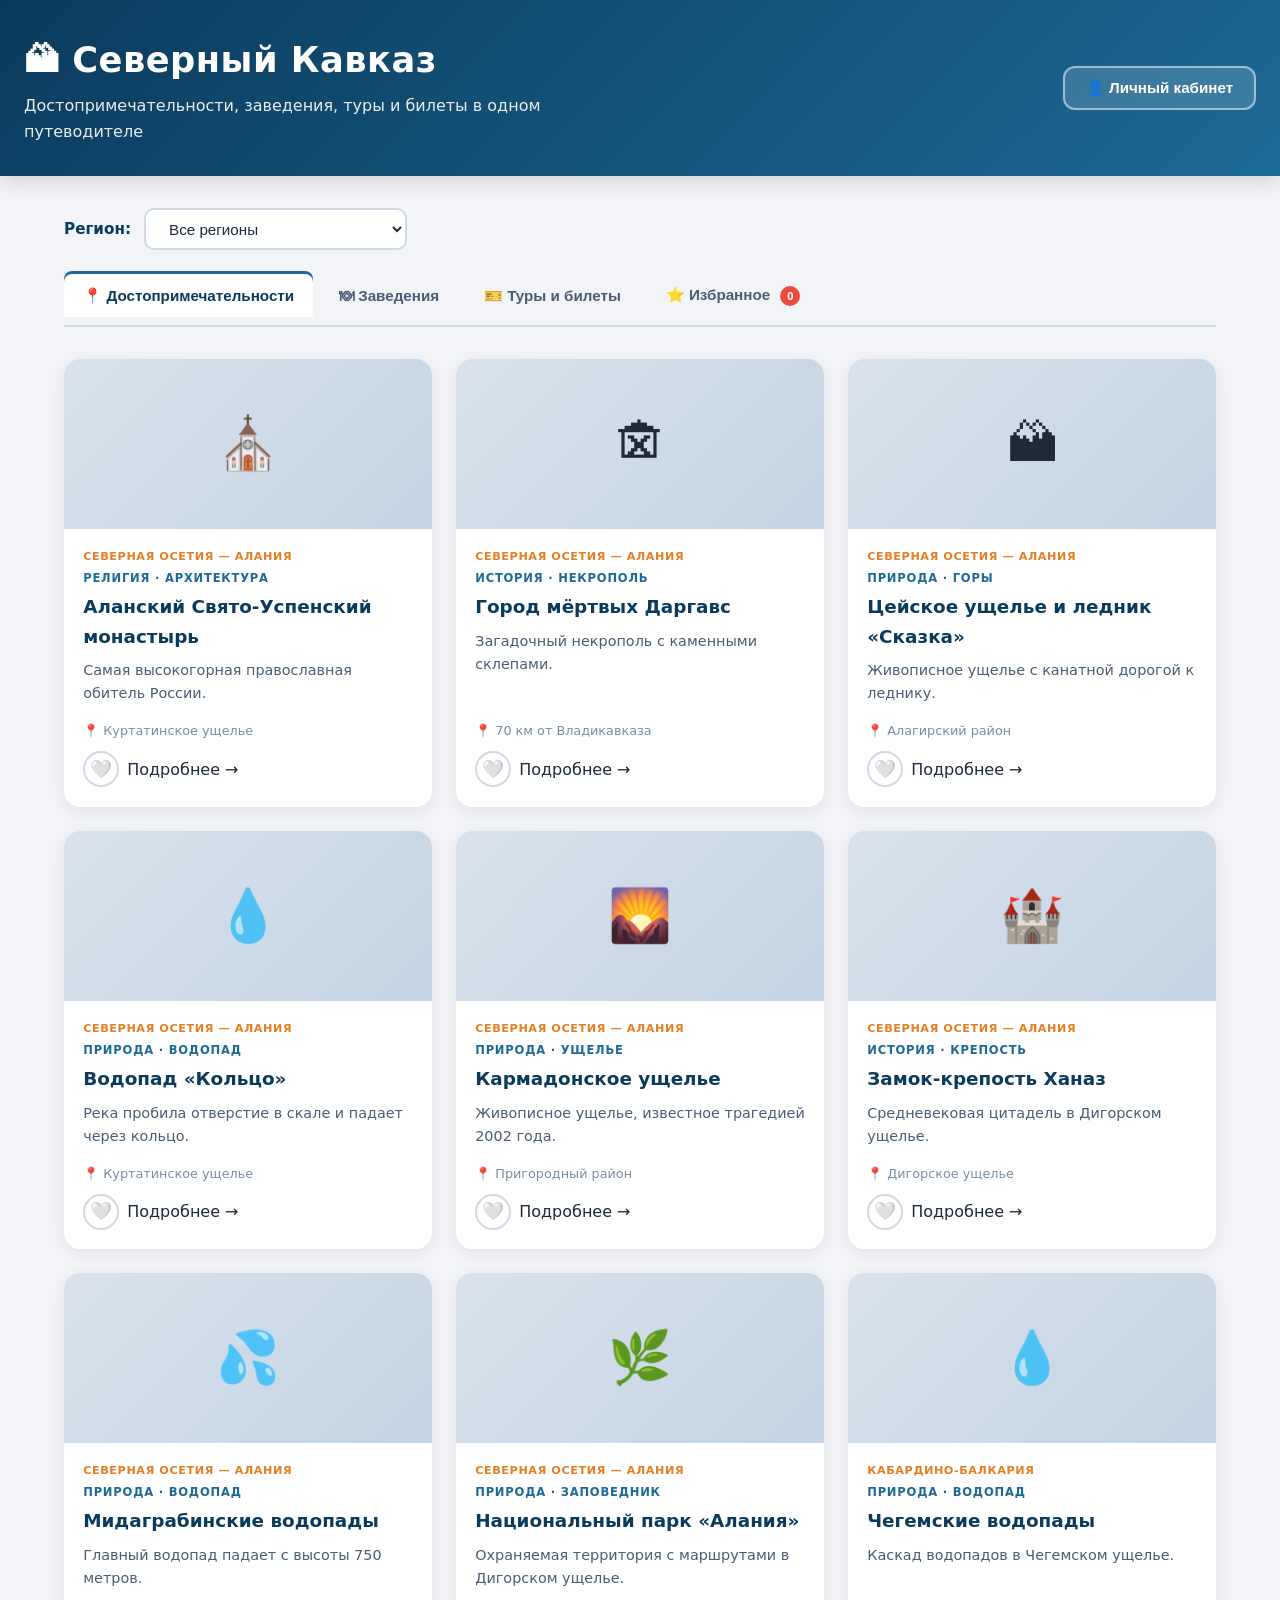
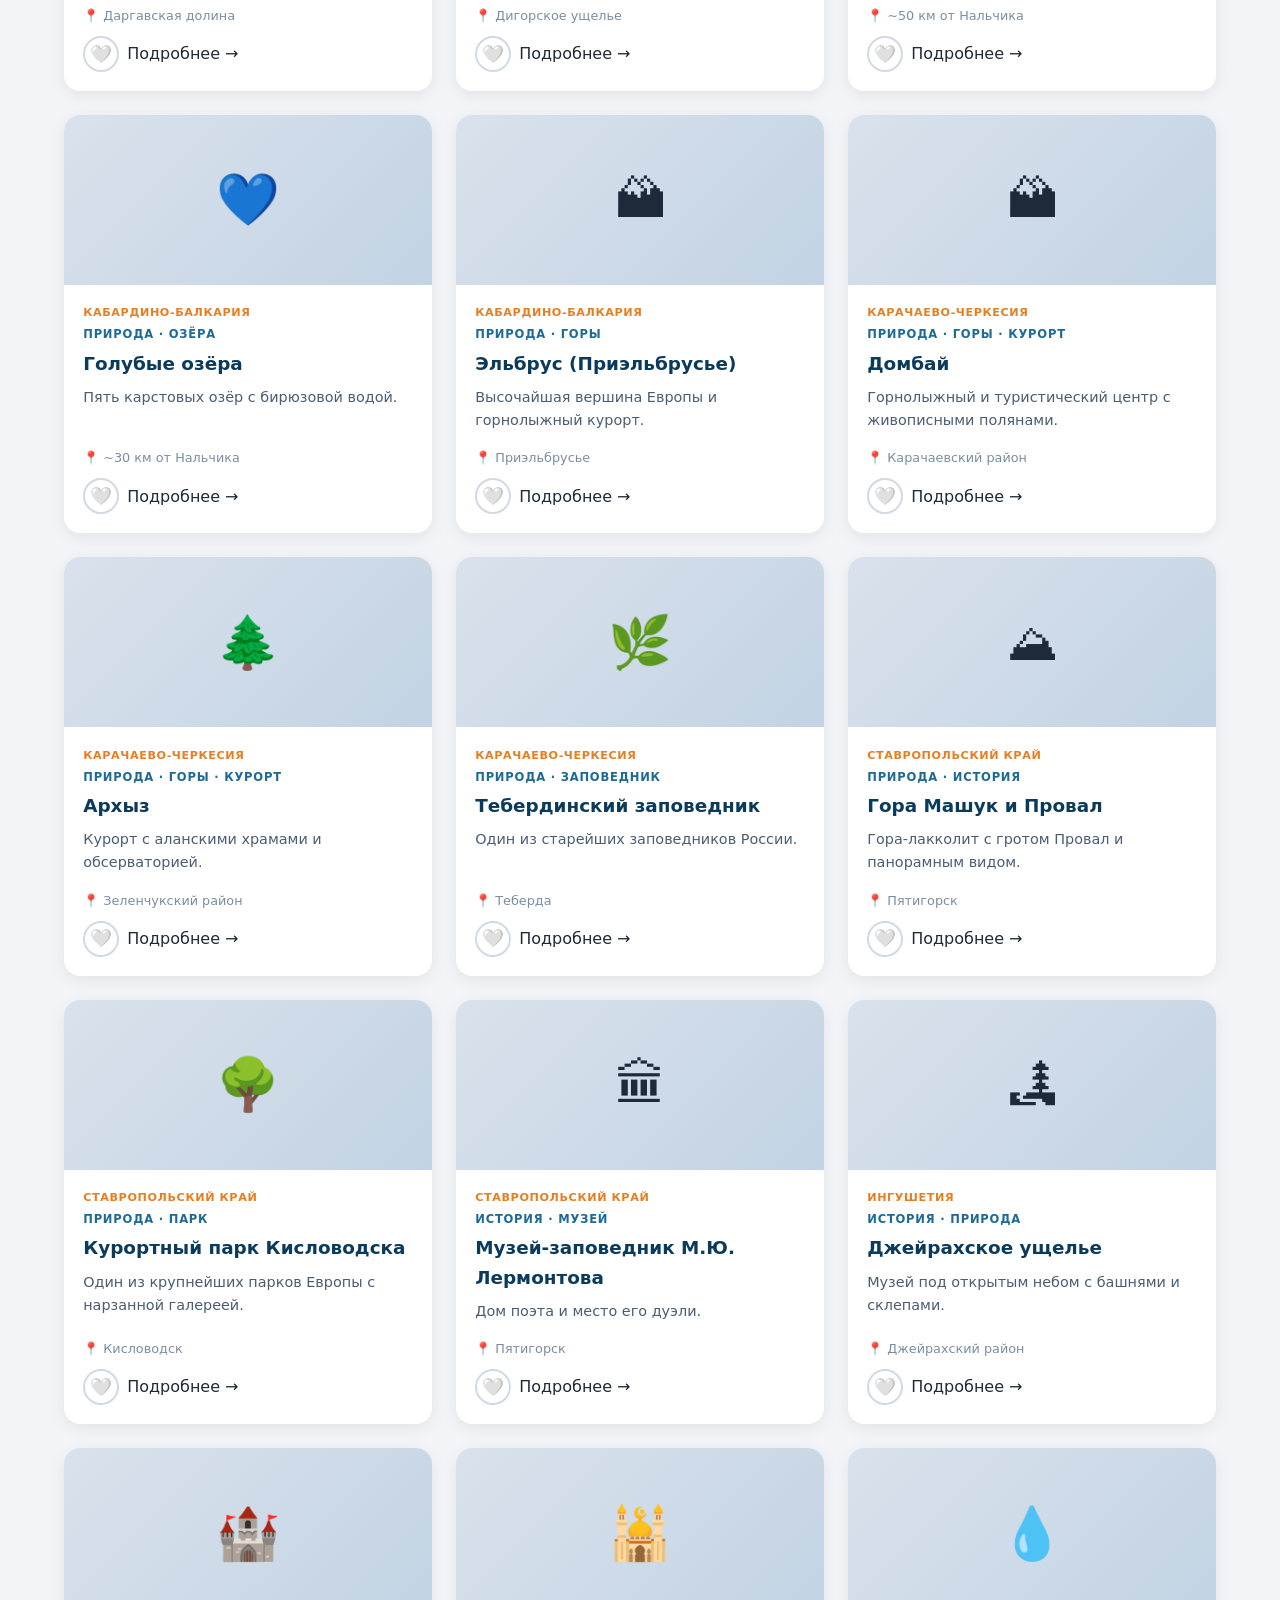
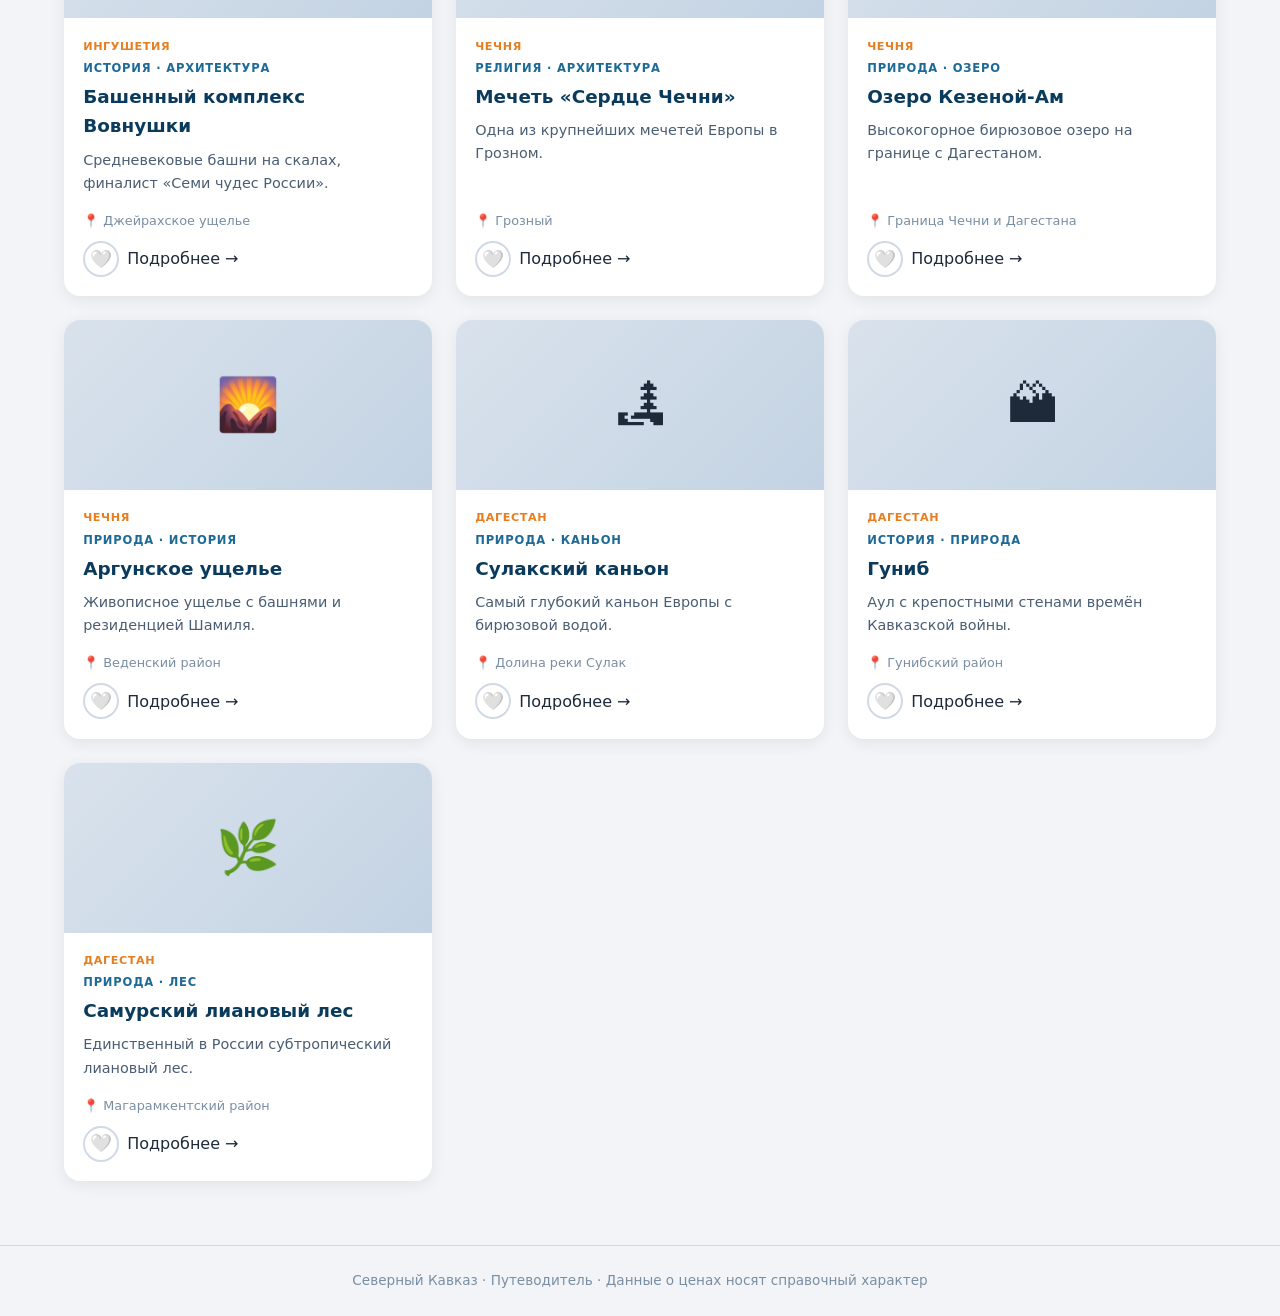
<file: index.html>
<!DOCTYPE html>
<html lang="ru">
<head>
  <meta charset="UTF-8">
  <meta name="viewport" content="width=device-width, initial-scale=1.0">
  <title>Северный Кавказ | Путеводитель</title>
  <link rel="stylesheet" href="style.css">
</head>
<body>

  <header class="site-header">
    <div class="header-inner" onclick="location.hash = ''">
      <h1>🏔 Северный Кавказ</h1>
      <p>Достопримечательности, заведения, туры и билеты в одном путеводителе</p>
    </div>
    <button class="account-btn" id="accountBtn">👤 Личный кабинет</button>
  </header>

  <!-- ======================= СПИСОК ======================= -->
  <div class="container" id="mainView">

    <div class="region-filter">
      <label for="regionSelect">Регион:</label>
      <select id="regionSelect">
        <option value="all">Все регионы</option>
        <option value="rso">Северная Осетия — Алания</option>
        <option value="kbr">Кабардино-Балкария</option>
        <option value="kchr">Карачаево-Черкесия</option>
        <option value="stav">Ставропольский край</option>
        <option value="ing">Ингушетия</option>
        <option value="che">Чечня</option>
        <option value="dag">Дагестан</option>
      </select>
    </div>

    <div class="tabs" role="tablist">
      <button class="tab-btn active" data-tab="attractions" role="tab">📍 Достопримечательности</button>
      <button class="tab-btn" data-tab="places" role="tab">🍽 Заведения</button>
      <button class="tab-btn" data-tab="tours" role="tab">🎫 Туры и билеты</button>
      <button class="tab-btn" data-tab="favorites" role="tab">
        ⭐ Избранное <span class="badge" id="favCount">0</span>
      </button>
    </div>

    <div class="tab-panel active" id="panel-attractions">
      <div class="cards-grid" id="attractionsGrid"></div>
    </div>

    <div class="tab-panel" id="panel-places">
      <div class="cards-grid" id="placesGrid"></div>
    </div>

    <div class="tab-panel" id="panel-tours">
      <div class="cards-grid" id="toursGrid"></div>
    </div>

    <div class="tab-panel" id="panel-favorites">
      <div class="cards-grid" id="favoritesGrid">
        <div class="empty-state" id="favEmpty">
          <span class="icon">💫</span>
          Пока ничего не добавлено в избранное.<br>
          Нажмите на сердечко у любого места, чтобы сохранить его здесь.
        </div>
      </div>
    </div>
  </div>

  <!-- ======================= ДЕТАЛЬНАЯ СТРАНИЦА ======================= -->
  <div class="container detail-page" id="detailView"></div>

  <!-- ======================= ЛИЧНЫЙ КАБИНЕТ ======================= -->
  <div class="container account-page" id="accountView">
    <button class="back-btn" id="accountBack">← На главную</button>
    <div id="accountContent"></div>
  </div>

  <!-- ======================= МОДАЛЬНОЕ ОКНО ЗАКАЗА ======================= -->
  <div class="modal-overlay" id="orderModal">
    <div class="modal">
      <button class="modal-close" id="modalClose">✕</button>
      <h2 id="modalTitle">Оформление заказа</h2>
      <div id="modalBody"></div>
    </div>
  </div>

  <footer>
    Северный Кавказ · Путеводитель · Данные о ценах носят справочный характер
  </footer>

  <script src="script.js"></script>
</body>
</html>
</file>
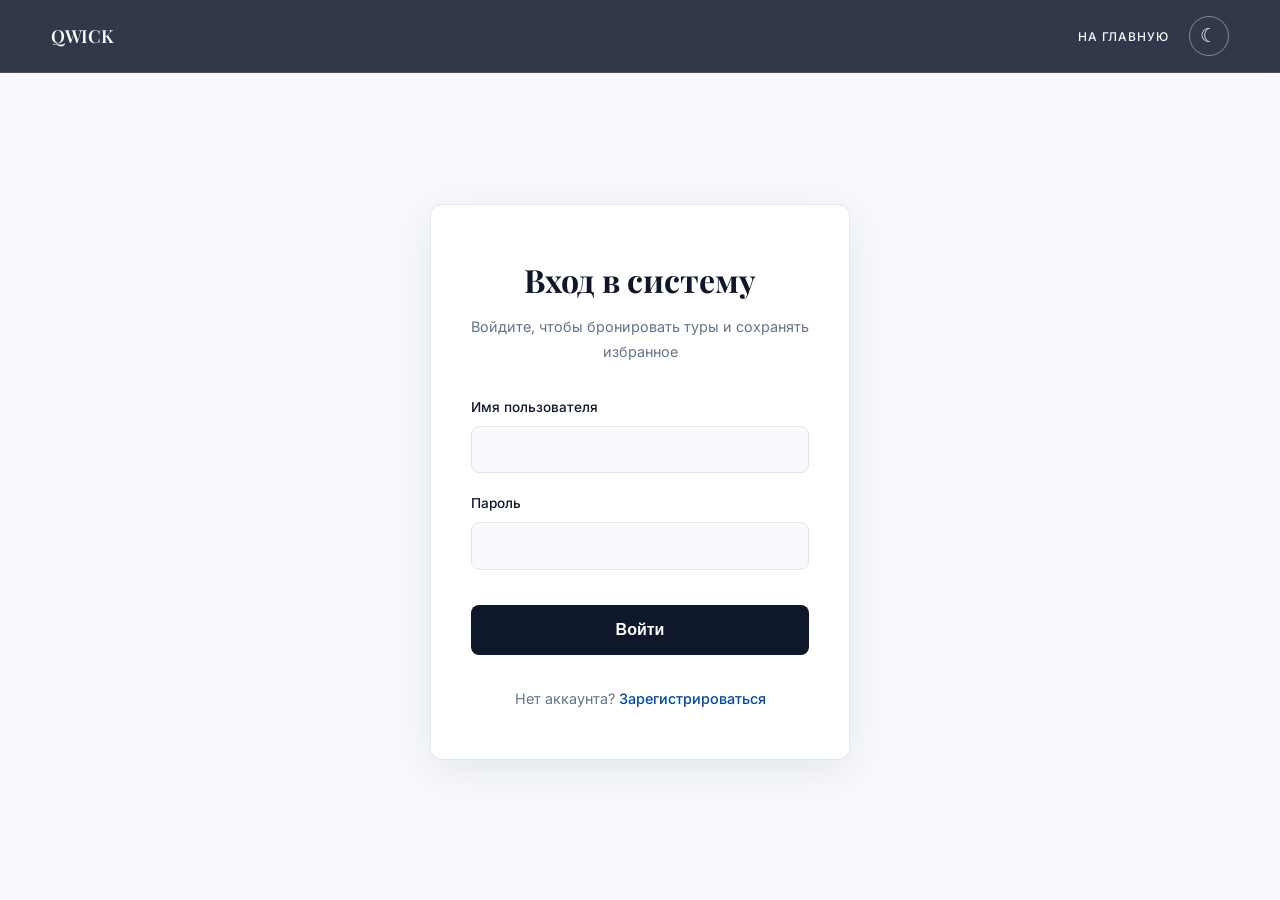
<file: frontend/login.html>
<!doctype html>
<html lang="ru">
  <head>
    <meta charset="UTF-8" />
    <meta name="viewport" content="width=device-width, initial-scale=1.0" />
    <script src="js/theme.js"></script>
    <title>Вход | Северный Кавказ</title>
    <link rel="preconnect" href="https://fonts.googleapis.com" />
    <link rel="preconnect" href="https://fonts.gstatic.com" crossorigin />
    <link
      href="https://fonts.googleapis.com/css2?family=Inter:wght@300;400;500;600&family=Playfair+Display:wght@400;600&display=swap"
      rel="stylesheet"
    />
    <link rel="stylesheet" href="css/common.css" />
    <link rel="stylesheet" href="css/auth.css" />
    <link rel="stylesheet" href="css/theme.css" />
  </head>
  <body>
    <nav class="nav-bar scrolled auth-nav">
      <a href="/" class="nav-logo">QWICK</a>
      <ul class="nav-links nav-links--simple">
        <li><a href="/">На главную</a></li>
      </ul>

      <button
        class="theme-toggle"
        type="button"
        data-theme-toggle
        aria-label="Включить тёмную тему"
        aria-pressed="false"
        title="Тёмная тема"
      >
        <span class="theme-toggle__icon" aria-hidden="true">☾</span>
      </button>
    </nav>

    <div class="auth-container">
      <div class="auth-card">
        <h1 class="auth-title">Вход в систему</h1>
        <p class="auth-subtitle">
          Войдите, чтобы бронировать туры и сохранять избранное
        </p>

        <form id="loginForm" class="auth-form">
          <div class="form-group">
            <label for="username">Имя пользователя</label>
            <input type="text" id="username" required autocomplete="username" />
          </div>
          <div class="form-group">
            <label for="password">Пароль</label>
            <input
              type="password"
              id="password"
              required
              autocomplete="current-password"
            />
          </div>
          <p id="errorMsg" class="auth-error"></p>
          <button type="submit" class="auth-btn">Войти</button>
        </form>

        <p class="auth-switch">
          Нет аккаунта? <a href="/register.html">Зарегистрироваться</a>
        </p>
      </div>
    </div>

    <script src="js/api.js"></script>
    <script src="js/login.js"></script>
  </body>
</html>
</file>
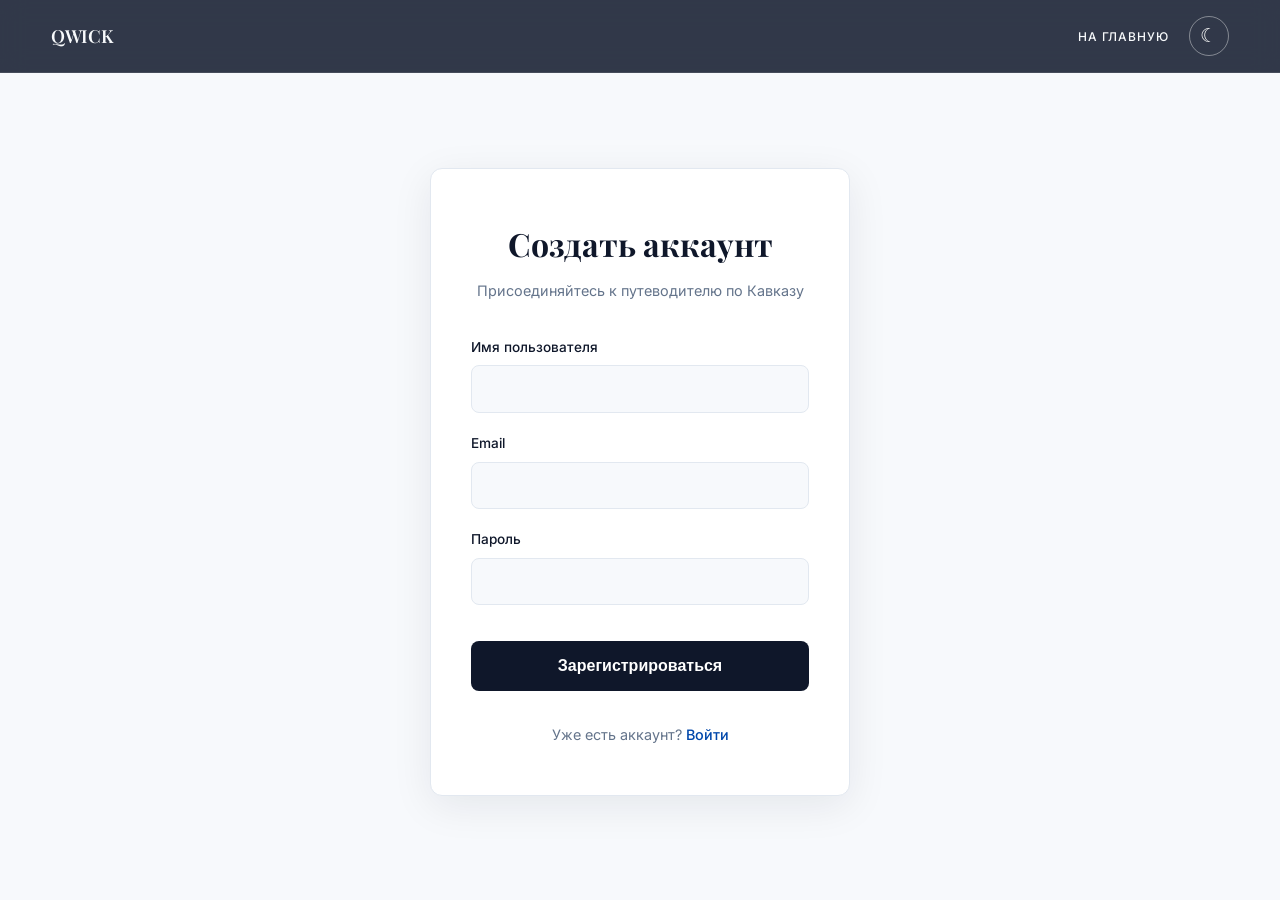
<file: frontend/register.html>
<!doctype html>
<html lang="ru">
  <head>
    <meta charset="UTF-8" />
    <meta name="viewport" content="width=device-width, initial-scale=1.0" />
    <script src="js/theme.js"></script>
    <title>Регистрация | Северный Кавказ</title>
    <link rel="preconnect" href="https://fonts.googleapis.com" />
    <link rel="preconnect" href="https://fonts.gstatic.com" crossorigin />
    <link
      href="https://fonts.googleapis.com/css2?family=Inter:wght@300;400;500;600&family=Playfair+Display:wght@400;600&display=swap"
      rel="stylesheet"
    />
    <link rel="stylesheet" href="css/common.css" />
    <link rel="stylesheet" href="css/auth.css" />
    <link rel="stylesheet" href="css/theme.css" />
  </head>
  <body>
    <nav class="nav-bar scrolled auth-nav">
      <a href="/" class="nav-logo">QWICK</a>
      <ul class="nav-links nav-links--simple">
        <li><a href="/">На главную</a></li>
      </ul>

      <button
        class="theme-toggle"
        type="button"
        data-theme-toggle
        aria-label="Включить тёмную тему"
        aria-pressed="false"
        title="Тёмная тема"
      >
        <span class="theme-toggle__icon" aria-hidden="true">☾</span>
      </button>
    </nav>

    <div class="auth-container">
      <div class="auth-card">
        <h1 class="auth-title">Создать аккаунт</h1>
        <p class="auth-subtitle">Присоединяйтесь к путеводителю по Кавказу</p>

        <form id="registerForm" class="auth-form">
          <div class="form-group">
            <label for="username">Имя пользователя</label>
            <input type="text" id="username" required autocomplete="username" />
          </div>
          <div class="form-group">
            <label for="email">Email</label>
            <input type="email" id="email" required autocomplete="email" />
          </div>
          <div class="form-group">
            <label for="password">Пароль</label>
            <input
              type="password"
              id="password"
              required
              autocomplete="new-password"
            />
          </div>
          <p id="errorMsg" class="auth-error"></p>
          <button type="submit" class="auth-btn">Зарегистрироваться</button>
        </form>

        <p class="auth-switch">
          Уже есть аккаунт? <a href="/login.html">Войти</a>
        </p>
      </div>
    </div>

    <script src="js/api.js"></script>
    <script src="js/register.js"></script>
  </body>
</html>
</file>
<file: style.css>
* { margin: 0; padding: 0; box-sizing: border-box; }

body {
  font-family: 'Segoe UI', Roboto, system-ui, sans-serif;
  background: #f2f4f8;
  color: #1e2a3a;
  line-height: 1.6;
}

/* ==================== ШАПКА ==================== */
header.site-header {
  background: linear-gradient(135deg, #0b3b5c 0%, #1d6a96 100%);
  color: #fff;
  padding: 2rem 1.5rem;
  box-shadow: 0 4px 20px rgba(0, 0, 0, 0.15);
  position: relative;
  display: flex;
  align-items: center;
  justify-content: space-between;
  gap: 1rem;
  flex-wrap: wrap;
}
.header-inner { cursor: pointer; transition: filter 0.2s; flex: 1; }
.header-inner:hover { filter: brightness(1.1); }
header.site-header h1 { font-size: 2.2rem; letter-spacing: 0.5px; margin-bottom: 0.3rem; }
header.site-header p { font-size: 1rem; opacity: 0.9; max-width: 600px; }

.account-btn {
  background: rgba(255, 255, 255, 0.15);
  border: 2px solid rgba(255, 255, 255, 0.5);
  color: #fff;
  padding: 0.7rem 1.3rem;
  border-radius: 12px;
  font-size: 0.95rem;
  font-weight: 600;
  cursor: pointer;
  transition: all 0.2s;
  white-space: nowrap;
}
.account-btn:hover { background: rgba(255, 255, 255, 0.3); }

/* ==================== КОНТЕЙНЕР ==================== */
.container {
  max-width: 1200px;
  margin: 0 auto;
  padding: 2rem 1.5rem 4rem;
}

/* ==================== ФИЛЬТР ==================== */
.region-filter {
  display: flex;
  align-items: center;
  gap: 0.8rem;
  margin-bottom: 1.5rem;
  flex-wrap: wrap;
}
.region-filter label { font-weight: 600; color: #0b3b5c; font-size: 0.95rem; }
.region-filter select {
  padding: 0.6rem 1.2rem;
  border: 2px solid #d0dae6;
  border-radius: 10px;
  background: #fff;
  font-size: 0.95rem;
  color: #1e2a3a;
  cursor: pointer;
  outline: none;
  min-width: 260px;
}
.region-filter select:focus { border-color: #1d6a96; }

/* ==================== ВКЛАДКИ ==================== */
.tabs {
  display: flex;
  gap: 0.4rem;
  flex-wrap: wrap;
  margin-bottom: 2rem;
  border-bottom: 2px solid #d0dae6;
  padding-bottom: 0.5rem;
}
.tab-btn {
  background: transparent;
  border: none;
  padding: 0.7rem 1.2rem;
  font-size: 0.95rem;
  font-weight: 600;
  color: #4a5d73;
  cursor: pointer;
  border-radius: 8px 8px 0 0;
  transition: all 0.2s;
}
.tab-btn:hover { background: #e2eaf3; color: #0b3b5c; }
.tab-btn.active { background: #fff; color: #0b3b5c; box-shadow: 0 -3px 0 #1d6a96; }
.tab-btn .badge {
  display: inline-block;
  background: #e74c3c;
  color: #fff;
  font-size: 0.7rem;
  font-weight: 700;
  min-width: 20px;
  height: 20px;
  line-height: 20px;
  text-align: center;
  border-radius: 10px;
  margin-left: 6px;
  padding: 0 5px;
  vertical-align: middle;
}
.tab-panel { display: none; }
.tab-panel.active { display: block; }

/* ==================== КАРТОЧКИ ==================== */
.cards-grid {
  display: grid;
  grid-template-columns: repeat(auto-fill, minmax(300px, 1fr));
  gap: 1.5rem;
}
.card {
  background: #fff;
  border-radius: 16px;
  overflow: hidden;
  box-shadow: 0 4px 16px rgba(0, 0, 0, 0.07);
  transition: transform 0.2s, box-shadow 0.2s;
  display: flex;
  flex-direction: column;
  position: relative;
  cursor: pointer;
}
.card:hover { transform: translateY(-4px); box-shadow: 0 8px 28px rgba(0, 0, 0, 0.12); }
.card-img {
  height: 170px;
  background: linear-gradient(135deg, #d9e2ec 0%, #c3d3e3 100%);
  display: flex;
  align-items: center;
  justify-content: center;
  font-size: 3.2rem;
}
.card-body { padding: 1.2rem; flex: 1; display: flex; flex-direction: column; }
.card-region {
  font-size: 0.7rem;
  font-weight: 700;
  text-transform: uppercase;
  letter-spacing: 0.6px;
  color: #e67e22;
  margin-bottom: 0.2rem;
}
.card-category {
  font-size: 0.72rem;
  text-transform: uppercase;
  letter-spacing: 0.8px;
  font-weight: 700;
  color: #1d6a96;
  margin-bottom: 0.3rem;
}
.card-title { font-size: 1.15rem; font-weight: 700; margin-bottom: 0.5rem; color: #0b3b5c; }
.card-desc {
  font-size: 0.9rem;
  color: #4a5d73;
  flex: 1;
  margin-bottom: 1rem;
  display: -webkit-box;
  -webkit-line-clamp: 3;
  -webkit-box-orient: vertical;
  overflow: hidden;
}
.card-meta { font-size: 0.8rem; color: #7a8ea3; margin-bottom: 0.6rem; }
.card-price {
  font-size: 1.15rem;
  font-weight: 700;
  color: #c0392b;
  margin-bottom: 0.6rem;
}
.card-actions { display: flex; gap: 0.5rem; align-items: center; }
.fav-btn {
  background: none;
  border: 2px solid #d0dae6;
  border-radius: 50%;
  width: 36px;
  height: 36px;
  display: flex;
  align-items: center;
  justify-content: center;
  cursor: pointer;
  font-size: 1.1rem;
  transition: all 0.2s;
  color: #b0c0d0;
  flex-shrink: 0;
}
.fav-btn:hover { border-color: #e74c3c; color: #e74c3c; background: #fef0ef; }
.fav-btn.active { background: #e74c3c; border-color: #e74c3c; color: #fff; }
.buy-btn {
  margin-left: auto;
  background: #1d6a96;
  border: none;
  color: #fff;
  padding: 0.5rem 1rem;
  border-radius: 8px;
  font-size: 0.85rem;
  font-weight: 600;
  cursor: pointer;
  transition: background 0.2s;
  white-space: nowrap;
}
.buy-btn:hover { background: #0b3b5c; }

/* ==================== ПУСТОЕ СОСТОЯНИЕ ==================== */
.empty-state {
  text-align: center;
  padding: 3rem 1rem;
  color: #7a8ea3;
  font-size: 1.05rem;
  grid-column: 1 / -1;
}
.empty-state .icon { font-size: 3rem; display: block; margin-bottom: 0.8rem; }

/* ==================== ДЕТАЛЬНАЯ СТРАНИЦА ==================== */
.detail-page, .account-page { display: none; }
.detail-page.active, .account-page.active { display: block; }
.page-hidden { display: none !important; }

.back-btn {
  display: inline-flex;
  align-items: center;
  gap: 0.4rem;
  background: #fff;
  border: 2px solid #d0dae6;
  color: #0b3b5c;
  padding: 0.6rem 1.1rem;
  border-radius: 10px;
  font-size: 0.95rem;
  font-weight: 600;
  cursor: pointer;
  transition: all 0.2s;
  margin-bottom: 1.5rem;
  text-decoration: none;
}
.back-btn:hover { background: #e2eaf3; border-color: #1d6a96; }

.detail-hero {
  background: linear-gradient(135deg, #0b3b5c 0%, #1d6a96 100%);
  border-radius: 20px;
  padding: 2.5rem 2rem;
  color: #fff;
  margin-bottom: 2rem;
  display: flex;
  gap: 1.5rem;
  align-items: center;
  flex-wrap: wrap;
  position: relative;
  overflow: hidden;
}
.detail-hero .hero-emoji { font-size: 4.5rem; line-height: 1; flex-shrink: 0; }
.detail-hero .hero-text { flex: 1; min-width: 220px; position: relative; z-index: 1; }
.detail-hero .hero-region {
  font-size: 0.75rem;
  font-weight: 700;
  text-transform: uppercase;
  letter-spacing: 1px;
  color: #f0c27b;
  margin-bottom: 0.2rem;
}
.detail-hero .hero-cat {
  text-transform: uppercase;
  font-size: 0.78rem;
  letter-spacing: 1.2px;
  font-weight: 700;
  opacity: 0.85;
  margin-bottom: 0.4rem;
}
.detail-hero h2 { font-size: 1.9rem; margin-bottom: 0.5rem; line-height: 1.2; }
.detail-hero .hero-meta { font-size: 0.92rem; opacity: 0.9; }
.detail-hero .hero-fav {
  position: absolute;
  top: 1.2rem;
  right: 1.2rem;
  background: rgba(255, 255, 255, 0.15);
  border: 2px solid rgba(255, 255, 255, 0.5);
  color: #fff;
  width: 44px;
  height: 44px;
  border-radius: 50%;
  font-size: 1.3rem;
  cursor: pointer;
  transition: all 0.2s;
  display: flex;
  align-items: center;
  justify-content: center;
  z-index: 2;
}
.detail-hero .hero-fav:hover { background: rgba(255, 255, 255, 0.3); }
.detail-hero .hero-fav.active { background: #e74c3c; border-color: #e74c3c; }

.detail-content {
  background: #fff;
  border-radius: 20px;
  padding: 2rem;
  box-shadow: 0 4px 20px rgba(0, 0, 0, 0.06);
  margin-bottom: 2rem;
}
.detail-content h3 {
  color: #0b3b5c;
  font-size: 1.2rem;
  margin-bottom: 0.8rem;
  margin-top: 1.5rem;
  padding-bottom: 0.4rem;
  border-bottom: 2px solid #e2eaf3;
}
.detail-content h3:first-child { margin-top: 0; }
.detail-content p { color: #3a4a5e; margin-bottom: 1rem; font-size: 1rem; }
.detail-content ul { margin-left: 1.4rem; margin-bottom: 1rem; color: #3a4a5e; }
.detail-content li { margin-bottom: 0.4rem; }

/* Блок туров на детальной */
.detail-tours {
  margin-top: 1.5rem;
}
.detail-tours .tour-row {
  display: flex;
  justify-content: space-between;
  align-items: center;
  background: #f8fafc;
  border-radius: 10px;
  padding: 0.9rem 1.1rem;
  margin-bottom: 0.6rem;
  gap: 1rem;
  flex-wrap: wrap;
}
.detail-tours .tour-row .tour-name { font-weight: 600; color: #0b3b5c; flex: 1; min-width: 180px; }
.detail-tours .tour-row .tour-price { font-weight: 700; color: #c0392b; white-space: nowrap; }
.detail-tours .tour-row .buy-btn { margin-left: 0; }

/* ==================== СЕТКА ФАКТОВ ==================== */
.info-grid {
  display: grid;
  grid-template-columns: repeat(auto-fit, minmax(200px, 1fr));
  gap: 1rem;
  margin-top: 1.5rem;
}
.info-item { background: #f2f6fb; border-radius: 12px; padding: 1rem 1.1rem; }
.info-item .info-label {
  font-size: 0.75rem;
  text-transform: uppercase;
  letter-spacing: 0.8px;
  font-weight: 700;
  color: #7a8ea3;
  margin-bottom: 0.3rem;
}
.info-item .info-value { font-size: 0.95rem; color: #0b3b5c; font-weight: 600; }

/* ==================== ЛИЧНЫЙ КАБИНЕТ ==================== */
.account-header {
  display: flex;
  justify-content: space-between;
  align-items: center;
  margin-bottom: 1.5rem;
  flex-wrap: wrap;
  gap: 1rem;
}
.account-header h2 { color: #0b3b5c; font-size: 1.6rem; }
.logout-btn {
  background: #fdf0ef;
  border: 2px solid #e74c3c;
  color: #c0392b;
  padding: 0.5rem 1rem;
  border-radius: 10px;
  font-weight: 600;
  cursor: pointer;
}
.logout-btn:hover { background: #f9d9d7; }

.auth-form {
  max-width: 400px;
  background: #fff;
  border-radius: 16px;
  padding: 2rem;
  box-shadow: 0 4px 20px rgba(0, 0, 0, 0.06);
}
.auth-form label { display: block; font-weight: 600; color: #0b3b5c; margin-bottom: 0.4rem; font-size: 0.9rem; }
.auth-form input {
  width: 100%;
  padding: 0.7rem 1rem;
  border: 2px solid #d0dae6;
  border-radius: 10px;
  font-size: 1rem;
  margin-bottom: 1rem;
  outline: none;
}
.auth-form input:focus { border-color: #1d6a96; }
.auth-form .submit-btn {
  width: 100%;
  background: #1d6a96;
  color: #fff;
  border: none;
  padding: 0.8rem;
  border-radius: 10px;
  font-size: 1rem;
  font-weight: 700;
  cursor: pointer;
}
.auth-form .submit-btn:hover { background: #0b3b5c; }

.orders-list { display: flex; flex-direction: column; gap: 1rem; }
.order-card {
  background: #fff;
  border-radius: 14px;
  padding: 1.2rem 1.4rem;
  box-shadow: 0 3px 14px rgba(0, 0, 0, 0.06);
  border-left: 5px solid #1d6a96;
}
.order-card .order-title { font-weight: 700; color: #0b3b5c; font-size: 1.05rem; margin-bottom: 0.3rem; }
.order-card .order-meta { font-size: 0.85rem; color: #7a8ea3; margin-bottom: 0.4rem; }
.order-card .order-price { font-weight: 700; color: #c0392b; font-size: 1.1rem; }
.order-card .order-status {
  display: inline-block;
  background: #e8f8ef;
  color: #27ae60;
  font-size: 0.78rem;
  font-weight: 700;
  padding: 0.2rem 0.7rem;
  border-radius: 20px;
  margin-top: 0.4rem;
}

/* ==================== МОДАЛЬНОЕ ОКНО ==================== */
.modal-overlay {
  display: none;
  position: fixed;
  inset: 0;
  background: rgba(11, 59, 92, 0.55);
  z-index: 1000;
  align-items: center;
  justify-content: center;
  padding: 1rem;
}
.modal-overlay.open { display: flex; }
.modal {
  background: #fff;
  border-radius: 20px;
  padding: 2rem;
  max-width: 480px;
  width: 100%;
  position: relative;
  max-height: 90vh;
  overflow-y: auto;
}
.modal-close {
  position: absolute;
  top: 1rem;
  right: 1rem;
  background: #f2f4f8;
  border: none;
  width: 34px;
  height: 34px;
  border-radius: 50%;
  font-size: 1rem;
  cursor: pointer;
  color: #4a5d73;
}
.modal-close:hover { background: #e2e6ec; }
.modal h2 { color: #0b3b5c; font-size: 1.3rem; margin-bottom: 1rem; padding-right: 2rem; }
.modal .order-summary {
  background: #f2f6fb;
  border-radius: 12px;
  padding: 1rem 1.2rem;
  margin-bottom: 1.2rem;
}
.modal .order-summary .sum-row {
  display: flex;
  justify-content: space-between;
  font-size: 0.92rem;
  margin-bottom: 0.3rem;
}
.modal .order-summary .sum-row.total {
  font-weight: 700;
  font-size: 1.05rem;
  color: #c0392b;
  border-top: 1px solid #d0dae6;
  padding-top: 0.5rem;
  margin-top: 0.5rem;
}
.modal label { display: block; font-weight: 600; color: #0b3b5c; margin-bottom: 0.3rem; font-size: 0.88rem; }
.modal input[type="date"],
.modal input[type="number"],
.modal input[type="text"] {
  width: 100%;
  padding: 0.65rem 0.9rem;
  border: 2px solid #d0dae6;
  border-radius: 10px;
  font-size: 0.95rem;
  margin-bottom: 1rem;
  outline: none;
}
.modal input:focus { border-color: #1d6a96; }
.modal .confirm-btn {
  width: 100%;
  background: #27ae60;
  color: #fff;
  border: none;
  padding: 0.8rem;
  border-radius: 10px;
  font-size: 1rem;
  font-weight: 700;
  cursor: pointer;
}
.modal .confirm-btn:hover { background: #1e8449; }
.modal .success-msg {
  text-align: center;
  padding: 1.5rem 0;
}
.modal .success-msg .big-icon { font-size: 3rem; display: block; margin-bottom: 0.5rem; }

/* ==================== ПОДВАЛ ==================== */
footer {
  text-align: center;
  padding: 1.5rem;
  color: #7a8ea3;
  font-size: 0.85rem;
  border-top: 1px solid #d0dae6;
}

/* ==================== АДАПТИВ ==================== */
@media (max-width: 700px) {
  header.site-header { flex-direction: column; align-items: stretch; text-align: center; }
  header.site-header h1 { font-size: 1.6rem; }
  .account-btn { align-self: center; }
  .cards-grid { grid-template-columns: 1fr; }
  .detail-hero { padding: 1.5rem 1.2rem; }
  .detail-hero h2 { font-size: 1.4rem; }
  .detail-hero .hero-emoji { font-size: 3rem; }
  .detail-content { padding: 1.3rem; }
  .region-filter select { min-width: 100%; }
  .detail-tours .tour-row { flex-direction: column; align-items: stretch; }
  .detail-tours .tour-row .buy-btn { width: 100%; }
}
</file>
<file: frontend/css/common.css>
*, *::before, *::after {
    margin: 0;
    padding: 0;
    box-sizing: border-box;
}

:root {
    --glacier: #F7F9FC;
    --snow: #FFFFFF;
    --slate: #0F172A;
    --cobalt: #0047AB;
    --mist: #E2E8F0;
    --stone: #64748B;
    --serif: 'Playfair Display', Georgia, serif;
    --sans: 'Inter', system-ui, sans-serif;
    --gutter: clamp(1.5rem, 4vw, 4rem);
}

html {
    font-size: 16px;
    scroll-behavior: smooth;
    -webkit-font-smoothing: antialiased;
}

body {
    font-family: var(--sans);
    font-weight: 400;
    line-height: 1.7;
    color: var(--slate);
    background-color: var(--glacier);
}

a {
    color: var(--cobalt);
    text-decoration: none;
    transition: opacity 0.3s ease;
}

a:hover {
    opacity: 0.7;
}

img {
    display: block;
    max-width: 100%;
    object-fit: cover;
}

.container {
    max-width: 1400px;
    margin: 0 auto;
    padding: 4rem var(--gutter);
}

.nav-bar {
    position: fixed;
    top: 0;
    left: 0;
    right: 0;
    z-index: 100;
    display: flex;
    align-items: center;
    justify-content: space-between;
    padding: 1.5rem var(--gutter);
    background: transparent;
    transition: all 0.4s ease;
    border-bottom: 1px solid transparent;
}

.nav-bar.scrolled {
    background: rgba(15, 23, 42, 0.85);
    backdrop-filter: blur(12px);
    -webkit-backdrop-filter: blur(12px);
    padding: 1rem var(--gutter);
    border-bottom: 1px solid rgba(255, 255, 255, 0.1);
}

.nav-light .nav-logo,
.nav-light .nav-links a,
.nav-light .account-btn {
    color: var(--slate);
}

.nav-light .nav-toggle span {
    background: var(--slate);
}

.nav-light.scrolled .nav-logo,
.nav-light.scrolled .nav-links a,
.nav-light.scrolled .account-btn,
.nav-light.scrolled .nav-user-name,
.nav-light.scrolled .nav-logout-btn {
    color: var(--snow);
}

.nav-light.scrolled .nav-toggle span {
    background: var(--snow);
}

.nav-logo {
    font-family: var(--serif);
    font-size: 1.125rem;
    font-weight: 600;
    letter-spacing: -0.02em;
    color: var(--snow);
    text-transform: uppercase;
}

.nav-links {
    list-style: none;
    display: flex;
    align-items: center;
    gap: 2rem;
}

.nav-links a, .account-btn {
    font-family: var(--sans);
    font-size: 0.75rem;
    font-weight: 500;
    letter-spacing: 0.08em;
    text-transform: uppercase;
    color: rgba(255, 255, 255, 0.65);
    background: none;
    border: none;
    cursor: pointer;
    transition: color 0.3s ease;
}

.nav-links a:hover, .account-btn:hover {
    color: var(--snow);
}

.admin-link {
    color: #F59E0B !important;
}

.nav-toggle {
    display: none;
    flex-direction: column;
    gap: 5px;
    background: none;
    border: none;
    cursor: pointer;
    padding: 4px;
    z-index: 200;
}

.nav-toggle span {
    width: 24px;
    height: 1.5px;
    background: var(--snow);
    transition: transform 0.3s ease, opacity 0.3s ease;
}

.site-footer {
    padding: 5rem var(--gutter) 2rem;
    background: var(--slate);
    color: var(--snow);
}

.footer-top {
    display: grid;
    grid-template-columns: 1.5fr repeat(3, 1fr);
    gap: var(--gutter);
    padding-bottom: 4rem;
    border-bottom: 1px solid rgba(255, 255, 255, 0.1);
}

.footer-brand-title {
    font-family: var(--serif);
    font-size: clamp(2rem, 4vw, 3rem);
    font-weight: 400;
    line-height: 1.15;
    margin-bottom: 1.5rem;
}

.footer-brand-desc {
    font-size: 0.85rem;
    line-height: 1.7;
    color: rgba(255, 255, 255, 0.5);
    max-width: 32ch;
}

.footer-bottom {
    display: flex;
    align-items: center;
    justify-content: space-between;
    padding-top: 2rem;
}

.footer-copy {
    font-size: 0.75rem;
    color: rgba(255, 255, 255, 0.3);
}

.reveal {
    opacity: 0;
    transform: translateY(30px);
    transition: opacity 0.8s ease, transform 0.8s ease;
}

.reveal.visible {
    opacity: 1;
    transform: translateY(0);
}

@media (max-width: 768px) {
    .nav-toggle {
        display: flex;
    }

    .nav-links--desktop {
        display: none;
        position: absolute;
        top: 100%;
        left: 0;
        right: 0;
        background: var(--slate);
        flex-direction: column;
        padding: 2rem;
        gap: 1.5rem;
        border-bottom: 1px solid rgba(255, 255, 255, 0.1);
        box-shadow: 0 10px 20px rgba(0, 0, 0, 0.1);
    }

    .nav-links--desktop.active {
        display: flex;
    }

    .nav-links--simple {
        display: flex;
        gap: 1rem;
    }

    .nav-logo {
        font-size: 1rem;
    }

    .nav-links--simple a,
    .nav-links--simple button {
        font-size: 0.75rem;
    }

    .footer-top {
        grid-template-columns: 1fr;
        gap: 2rem;
    }
    
    .footer-bottom {
        flex-direction: column;
        gap: 1rem;
        text-align: center;
    }
}
</file>
<file: frontend/css/auth.css>
.auth-container {
    min-height: 100vh;
    display: flex;
    align-items: center;
    justify-content: center;
    padding: 6rem 1rem 2rem;
    background: var(--glacier);
}

.auth-card {
    background: var(--snow);
    width: 100%;
    max-width: 420px;
    padding: 3rem 2.5rem;
    border-radius: 12px;
    box-shadow: 0 10px 40px rgba(15, 23, 42, 0.08);
    border: 1px solid var(--mist);
}

.auth-title {
    font-family: var(--serif);
    font-size: 2rem;
    color: var(--slate);
    margin-bottom: 0.5rem;
    text-align: center;
}

.auth-subtitle {
    font-size: 0.9rem;
    color: var(--stone);
    text-align: center;
    margin-bottom: 2rem;
}

.auth-form {
    display: flex;
    flex-direction: column;
    gap: 1.2rem;
}

.form-group {
    display: flex;
    flex-direction: column;
    gap: 0.4rem;
}

.form-group label {
    font-size: 0.85rem;
    font-weight: 500;
    color: var(--slate);
}

.form-group input {
    padding: 0.8rem 1rem;
    border: 1px solid var(--mist);
    border-radius: 8px;
    font-family: var(--sans);
    font-size: 1rem;
    outline: none;
    transition: border-color 0.3s ease;
    background: var(--glacier);
}

.form-group input:focus {
    border-color: var(--cobalt);
    background: var(--snow);
}

.auth-btn {
    margin-top: 1rem;
    width: 100%;
    padding: 1rem;
    background: var(--slate);
    color: var(--snow);
    border: none;
    border-radius: 8px;
    font-size: 1rem;
    font-weight: 600;
    cursor: pointer;
    transition: background 0.3s ease;
}

.auth-btn:hover {
    background: var(--cobalt);
}

.auth-error {
    color: #EF4444;
    font-size: 0.85rem;
    text-align: center;
    display: none;
}

.auth-switch {
    margin-top: 2rem;
    text-align: center;
    font-size: 0.9rem;
    color: var(--stone);
}

.auth-switch a {
    color: var(--cobalt);
    font-weight: 500;
}
</file>
<file: frontend/css/theme.css>
/* =========================================
   QWICK THEME SYSTEM
   ========================================= */

/* ---------- Light theme ---------- */

:root {
  color-scheme: light;

  --navy: #0f172a;
  --accent-bg: #0047ab;
  --control-bg: #f8fafc;
}

/* ---------- Dark theme palette ---------- */

html[data-theme="dark"] {
  color-scheme: dark;

  --glacier: #0b1220;
  --snow: #142033;
  --slate: #e7eef8;
  --cobalt: #83b4ff;
  --mist: #2c3b52;
  --stone: #a6b5c9;

  --navy: #070d18;
  --accent-bg: #245db7;
  --control-bg: #0e1a2b;
}

/* ---------- Global ---------- */

html[data-theme="dark"] body {
  background-color: var(--glacier);
  color: var(--slate);
}

html[data-theme="dark"] .site-footer {
  background: var(--navy);
  color: #ffffff;
}

/* Dark dropdown background only on mobile */

@media (max-width: 768px) {
  html[data-theme="dark"] .nav-links--desktop {
    background: var(--navy);
  }
}

/* ---------- Theme toggle ---------- */

.theme-toggle {
  display: inline-flex;
  align-items: center;
  justify-content: center;
  flex-shrink: 0;

  width: 40px;
  height: 40px;

  padding: 0;
  border: 1px solid var(--mist);
  border-radius: 50%;

  background: transparent;
  color: var(--slate);

  font-family: var(--sans);
  font-size: 1.2rem;
  cursor: pointer;

  transition:
    background 0.25s ease,
    border-color 0.25s ease,
    color 0.25s ease,
    transform 0.25s ease;
}

.theme-toggle:hover {
  background: var(--snow);
  border-color: var(--cobalt);
  transform: rotate(12deg);
}

.theme-toggle:focus-visible {
  outline: 2px solid var(--cobalt);
  outline-offset: 3px;
}

.theme-toggle__icon {
  line-height: 1;
}

.home-nav .theme-toggle {
  color: #ffffff;
  border-color: rgba(255, 255, 255, 0.45);
}

.home-nav .theme-toggle:hover {
  background: rgba(255, 255, 255, 0.12);
}

.nav-light .theme-toggle {
  color: var(--slate);
  border-color: var(--mist);
}

.nav-bar.scrolled:not(.nav-light) .theme-toggle {
  color: #ffffff;
  border-color: rgba(255, 255, 255, 0.4);
}

/* ---------- Landing page ---------- */

html[data-theme="dark"] .home-hero {
  background: var(--navy);
}

html[data-theme="dark"] .home-button:not(.home-button--outline) {
  background: var(--accent-bg);
}

html[data-theme="dark"] .home-button:not(.home-button--outline):hover {
  background: #194a91;
}

html[data-theme="dark"] .home-button--outline:hover {
  background: #ffffff;
  color: #0f172a;
}

html[data-theme="dark"] .home-intro,
html[data-theme="dark"] .home-featured {
  background: var(--snow);
}

html[data-theme="dark"] .home-regions,
html[data-theme="dark"] .home-categories {
  background: var(--glacier);
}

/* Region cards */

html[data-theme="dark"] .home-region-card {
  color: var(--slate);
  background: linear-gradient(145deg, #1b2a40, #142033 75%);
  border-color: var(--mist);
}

html[data-theme="dark"] .home-region-card:nth-child(n) {
  background: linear-gradient(145deg, #1b2a40, #142033 75%);
}

html[data-theme="dark"] .home-region-card__description {
  color: var(--stone);
}

/* Featured cards */

html[data-theme="dark"] .home-featured-card,
html[data-theme="dark"] .home-category {
  background: var(--snow);
  color: var(--slate);
}

html[data-theme="dark"] .home-featured-card {
  border-color: var(--mist);
}

html[data-theme="dark"] .home-category {
  border-color: var(--cobalt);
}

html[data-theme="dark"] .home-featured-card__image,
html[data-theme="dark"] .home-featured-card__placeholder {
  background: var(--glacier);
}

/* Benefits section */

html[data-theme="dark"] .home-benefits {
  background: var(--navy);
  color: #ffffff;
}

/* ---------- Catalog page ---------- */

html[data-theme="dark"] .catalog-nav {
  background: rgba(11, 18, 32, 0.96);
  border-color: var(--mist);
}

html[data-theme="dark"] .catalog-nav.scrolled {
  background: rgba(11, 18, 32, 0.96);
}

html[data-theme="dark"] .catalog-toolbar {
  background: rgba(20, 32, 51, 0.97);
  border-color: var(--mist);
  box-shadow: 0 7px 18px rgba(0, 0, 0, 0.25);
}

html[data-theme="dark"] .catalog-toolbar .region-filter select,
html[data-theme="dark"] .catalog-toolbar .catalog-search__field input {
  background: var(--control-bg);
  color: var(--slate);
  border-color: var(--mist);
}

html[data-theme="dark"] .catalog-toolbar .catalog-search__field input:focus {
  background: var(--snow);
  border-color: var(--cobalt);
}

html[data-theme="dark"] .catalog-search__field input::placeholder {
  color: var(--stone);
}

html[data-theme="dark"] .catalog-toolbar .tabs .tab-btn {
  color: var(--stone);
}

html[data-theme="dark"] .catalog-toolbar .tabs .tab-btn.active {
  color: var(--cobalt);
  border-bottom-color: var(--cobalt);
}

html[data-theme="dark"] .catalog-nav .nav-links--desktop.active {
  background: rgba(11, 18, 32, 0.96);
}

html[data-theme="dark"] .card,
html[data-theme="dark"] .detail-hero,
html[data-theme="dark"] .detail-content,
html[data-theme="dark"] .modal {
  background: var(--snow);
  color: var(--slate);
}

html[data-theme="dark"] .card,
html[data-theme="dark"] .detail-hero,
html[data-theme="dark"] .detail-content {
  border-color: var(--mist);
}

html[data-theme="dark"] .card-title,
html[data-theme="dark"] .hero-text h2,
html[data-theme="dark"] .detail-content h3,
html[data-theme="dark"] .info-value,
html[data-theme="dark"] .tour-name,
html[data-theme="dark"] .modal h2,
html[data-theme="dark"] .success-title {
  color: var(--slate);
}

html[data-theme="dark"] .buy-btn,
html[data-theme="dark"] .confirm-btn,
html[data-theme="dark"] .modal-action-btn {
  background: var(--navy);
  color: #ffffff;
}

html[data-theme="dark"] .hero-fav {
  background: var(--snow);
  color: var(--slate);
}

html[data-theme="dark"] .modal input {
  background: var(--control-bg);
  color: var(--slate);
  border-color: var(--mist);
}

html[data-theme="dark"] .order-summary,
html[data-theme="dark"] .info-item,
html[data-theme="dark"] .tour-row,
html[data-theme="dark"] .receipt-box {
  background: var(--glacier);
  color: var(--slate);
}

html[data-theme="dark"] .catalog-toolbar .region-filter select {
  background: var(--control-bg);
}

/* ---------- Account ---------- */

html[data-theme="dark"] .account-nav {
  background: rgba(11, 18, 32, 0.96);
  border-color: var(--mist);
}

html[data-theme="dark"] .account-nav.scrolled {
  background: rgba(11, 18, 32, 0.96);
}

html[data-theme="dark"] .account-nav .account-nav__links {
  background: var(--snow);
  border-color: var(--mist);
}

html[data-theme="dark"] .account-nav .account-nav__links a,
html[data-theme="dark"] .account-nav .account-nav__links .nav-user-name {
  color: var(--slate);
}

html[data-theme="dark"] .order-card,
html[data-theme="dark"] .empty-account,
html[data-theme="dark"] .auth-modal {
  background: var(--snow);
  color: var(--slate);
  border-color: var(--mist);
}

html[data-theme="dark"] .order-title,
html[data-theme="dark"] .auth-modal h2 {
  color: var(--slate);
}

html[data-theme="dark"] .auth-modal-btn.cancel {
  background: var(--mist);
  color: var(--slate);
}

/* ---------- Login and registration ---------- */

html[data-theme="dark"] .auth-card {
  background: var(--snow);
  border-color: var(--mist);
}

html[data-theme="dark"] .form-group input {
  background: var(--control-bg);
  color: var(--slate);
  border-color: var(--mist);
}

html[data-theme="dark"] .form-group input:focus {
  background: var(--snow);
}

html[data-theme="dark"] .auth-btn {
  background: var(--navy);
  color: #ffffff;
}

/* =========================================
   DARK THEME — HOME NAVIGATION
   ========================================= */

/* Keep the logo visible over the hero image */

html[data-theme="dark"] .home-nav .nav-logo {
  color: #ffffff;
}

/* Transparent desktop navigation */

@media (min-width: 769px) {
  html[data-theme="dark"] .home-nav .nav-links--desktop {
    background: transparent;
  }
}

/* Dark translucent navigation after scrolling */

html[data-theme="dark"] .home-nav.scrolled {
  background: rgba(7, 13, 24, 0.82);
  border-bottom-color: rgba(255, 255, 255, 0.08);
}

/* =========================================
   DARK THEME — INTERACTIVE CARDS
   ========================================= */

/* Base shadows */

html[data-theme="dark"] .home-region-card,
html[data-theme="dark"] .home-featured-card {
  border-color: #344761;

  box-shadow:
    0 6px 20px rgba(0, 0, 0, 0.22),
    inset 0 1px 0 rgba(255, 255, 255, 0.03);
}

/* Strong hover effect */

html[data-theme="dark"] .home-region-card:hover,
html[data-theme="dark"] .home-featured-card:hover {
  border-color: rgba(131, 180, 255, 0.65);

  box-shadow:
    0 20px 45px rgba(0, 0, 0, 0.48),
    0 0 0 1px rgba(131, 180, 255, 0.18);

  transform: translateY(-7px);
}

/* Keyboard accessibility */

html[data-theme="dark"] .home-region-card:focus-visible,
html[data-theme="dark"] .home-featured-card:focus-visible {
  outline: 2px solid var(--cobalt);
  outline-offset: 4px;

  border-color: var(--cobalt);
}

html[data-theme="dark"] .home-nav .nav-toggle span,
html[data-theme="dark"] .home-nav.scrolled .nav-toggle span {
  background: #ffffff;
}

@media (hover: none) and (pointer: coarse) {
  html[data-theme="dark"] .home-region-card:active,
  html[data-theme="dark"] .home-featured-card:active {
    border-color: var(--cobalt);
    box-shadow:
      0 14px 32px rgba(0, 0, 0, 0.5),
      0 0 0 1px rgba(131, 180, 255, 0.2);
  }
}

@media (hover: none) and (pointer: coarse) {
  html[data-theme="dark"] .home-region-card,
  html[data-theme="dark"] .home-featured-card {
    box-shadow:
      0 5px 20px rgba(0, 0, 0, 0.35),
      inset 0 1px 0 rgba(255, 255, 255, 0.04);
  }

  html[data-theme="dark"] .home-region-card:active,
  html[data-theme="dark"] .home-featured-card:active {
    transform: scale(0.98);
    border-color: var(--cobalt);
    box-shadow: 0 12px 32px rgba(0, 0, 0, 0.5);
  }
}

/* Auth pages navigation */

html[data-theme="dark"] .nav-bar.scrolled:not(.nav-light) {
  background: rgba(20, 32, 51, 0.96);
  border-bottom: 1px solid rgba(131, 180, 255, 0.14);
}

html[data-theme="dark"] .nav-bar.scrolled:not(.nav-light) .nav-logo,
html[data-theme="dark"] .nav-bar.scrolled:not(.nav-light) .nav-links a {
  color: #f8fafc;
}

/* Account navigation */

html[data-theme="dark"] .account-nav,
html[data-theme="dark"] .account-nav.scrolled {
  background: rgba(20, 32, 51, 0.96);
  border-bottom: 1px solid rgba(131, 180, 255, 0.14);
}

html[data-theme="dark"] .account-nav .nav-logo,
html[data-theme="dark"] .account-nav .nav-links a,
html[data-theme="dark"] .account-nav .nav-user-name {
  color: #f8fafc;
}

html[data-theme="dark"] .account-nav .nav-toggle span {
  background: #f8fafc;
}

.auth-nav {
  min-height: 72px;
  padding: 0 var(--gutter);
  background: rgba(15, 23, 42, 0.94);
  border-bottom: 1px solid rgba(255, 255, 255, 0.1);
}

.auth-nav .nav-logo,
.auth-nav .nav-links--simple a {
  color: #f8fafc;
}

.auth-nav .nav-links--simple {
  margin-left: auto;
  margin-right: 1.25rem;
}

.auth-nav .theme-toggle {
  color: #ffffff;
  border-color: rgba(255, 255, 255, 0.4);
}

html[data-theme="dark"] .auth-nav {
  background: rgba(20, 32, 51, 0.97);
  border-bottom-color: var(--mist);
}

@media (max-width: 768px) {
  .auth-nav {
    min-height: 64px;
    padding: 0 var(--gutter);
  }

  .auth-nav .nav-links--simple {
    margin-right: 0.8rem;
  }

  .auth-nav .nav-links--simple a {
    font-size: 0.68rem;
    white-space: nowrap;
  }

  .auth-nav .theme-toggle {
    width: 38px;
    height: 38px;
  }
}
</file>
